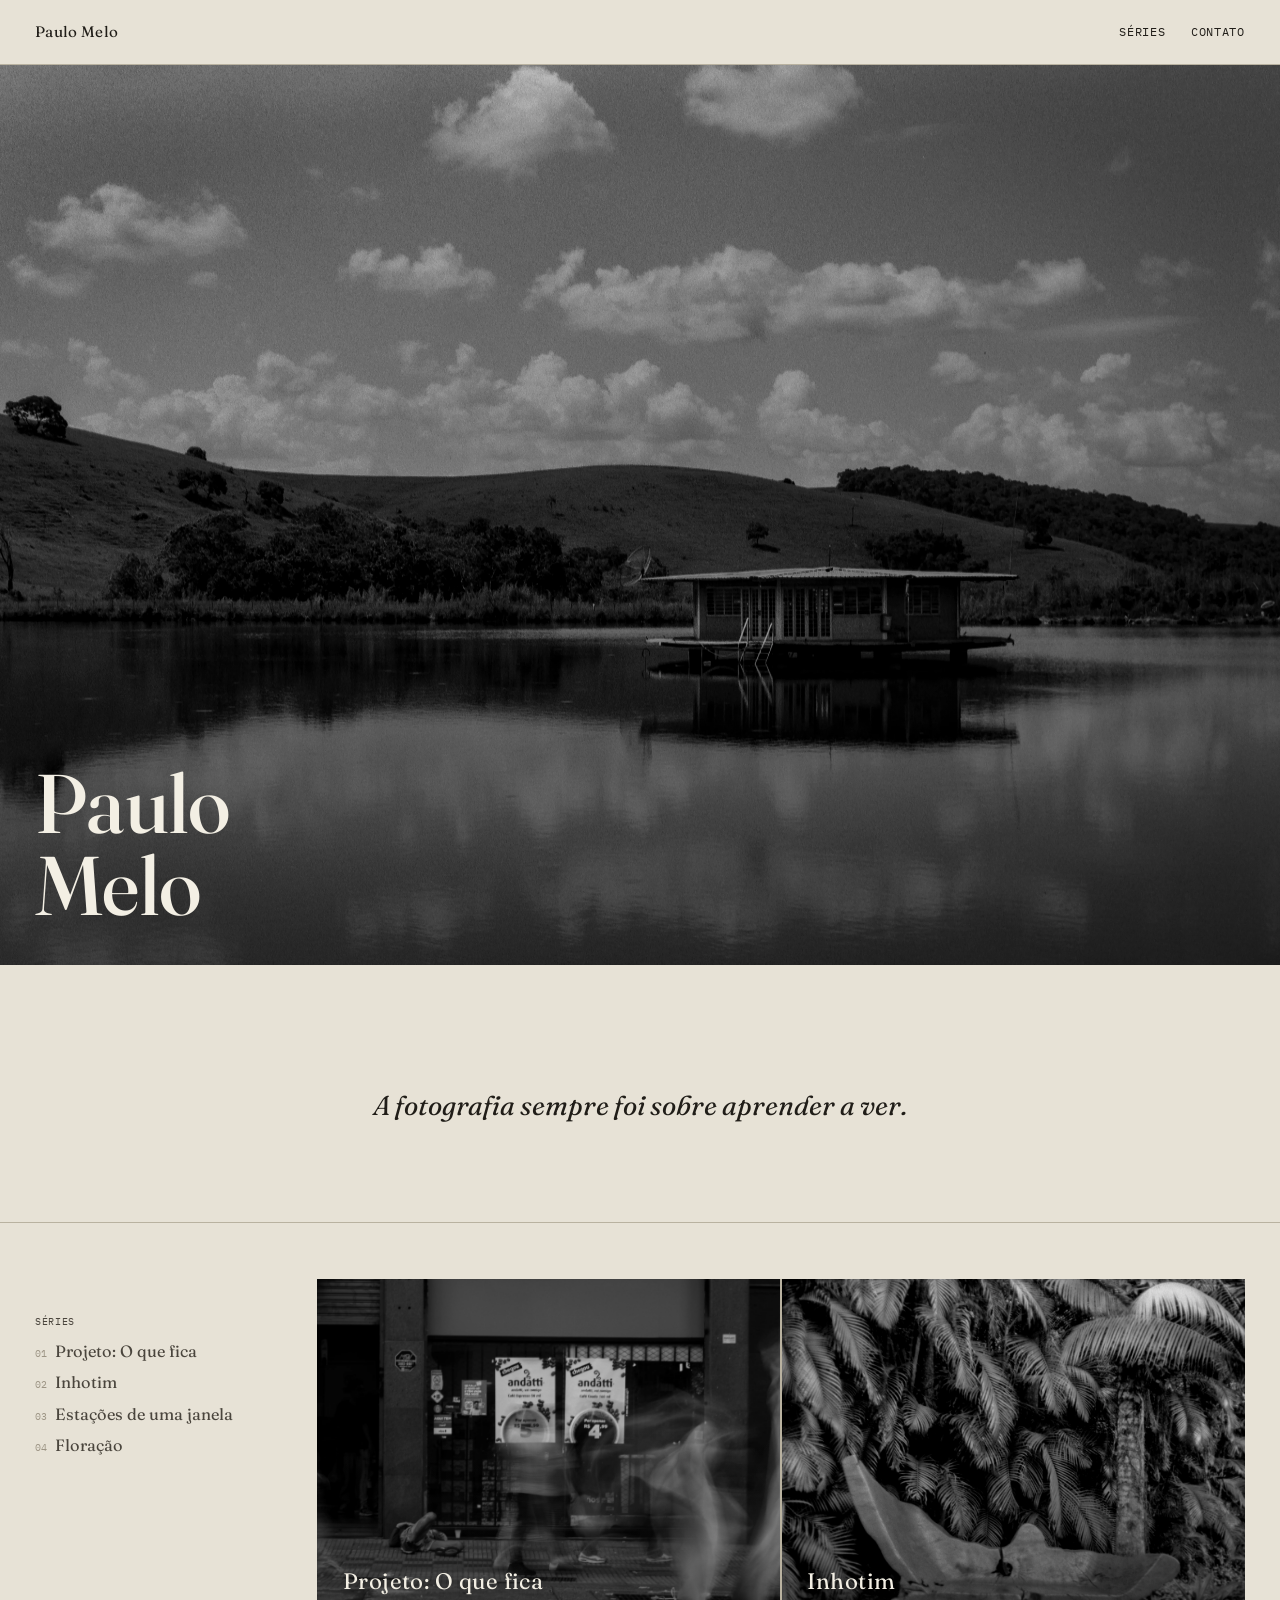
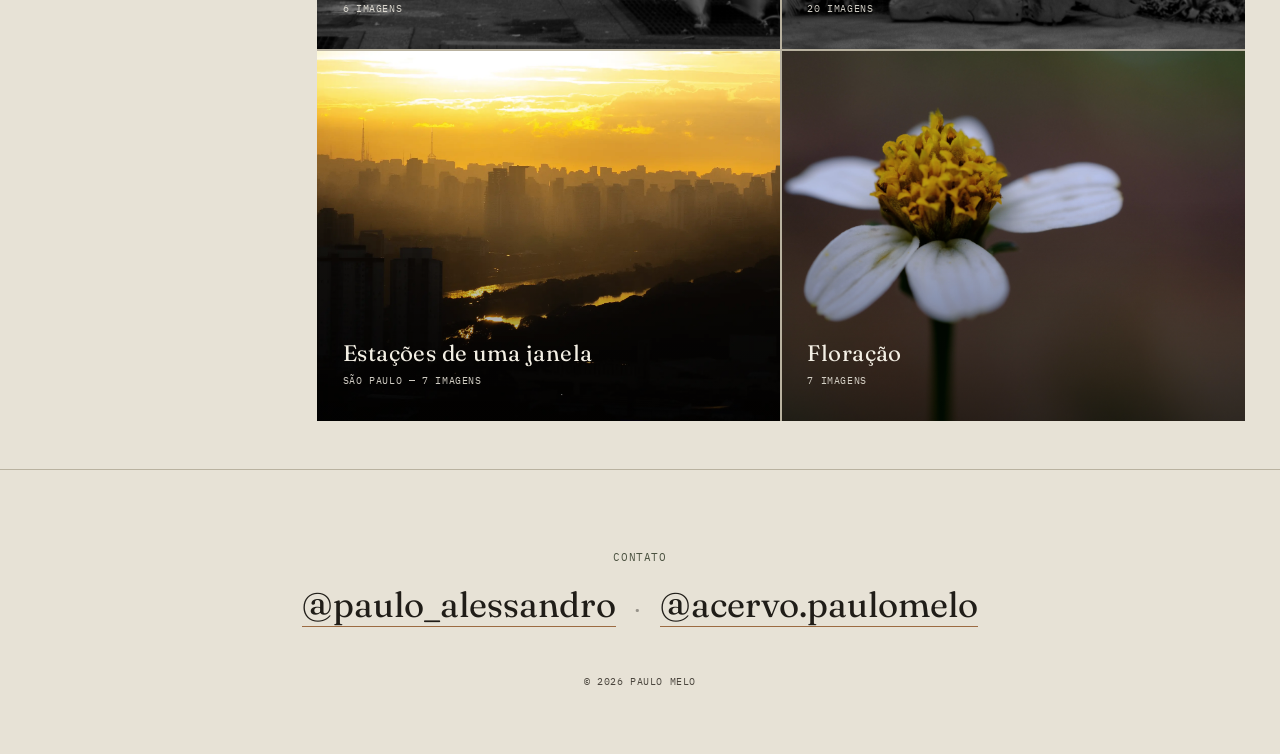
<file: index.html>
<!DOCTYPE html>
<html lang="pt-BR">
<head>
<meta charset="UTF-8">
<meta name="viewport" content="width=device-width, initial-scale=1.0">
<title>Paulo Melo — Fotografia</title>
<link rel="preconnect" href="https://fonts.googleapis.com">
<link rel="preconnect" href="https://fonts.gstatic.com" crossorigin>
<link href="https://fonts.googleapis.com/css2?family=Fraunces:ital,opsz,wght@0,9..144,300;0,9..144,500;1,9..144,400&family=Source+Serif+4:ital,opsz@0,8..60;1,8..60&family=IBM+Plex+Mono:wght@400;500&display=swap" rel="stylesheet">
<link rel="stylesheet" href="styles.css">
</head>
<body data-driven>

<!--
  PADRÃO DE IMAGEM:
  ao trocar qualquer placeholder do picsum.photos por uma foto sua,
  use um <img> direto apontando pro arquivo .webp exportado — só é
  necessário o arquivo .webp, não precisa mais gerar um .jpg junto.

  <img src="mudanca-01_janela-sobre-o-vale.webp" alt="Janela sobre o vale">
-->

<nav>
  <div class="nav-inner">
    <a class="brand" href="index.html">Paulo Melo</a>
    <ul class="mono">
      <li><a href="#series">Séries</a></li>
      <li><a href="#contato">Contato</a></li>
    </ul>
  </div>
</nav>

<!-- HERO: foto ESTÁTICA, uma pro computador (content/hero-desktop.json, pasta images/uploads/hero-desktop/) e outra pro celular (content/hero.json, pasta images/uploads/hero-mobile/) — decidido e montado por loadHero() (data.js). Só um dos dois blocos abaixo fica visível por vez (ver media query em styles.css). -->
<div class="hero-desktop" id="heroDesktop">
  <img id="heroDesktopImg" alt="">
  <div class="hero-desktop-scrim">
    <p class="hero-desktop-title display">Paulo<br>Melo</p>
  </div>
</div>
<div class="hero-single" id="heroSingle">
  <img id="heroSingleImg" alt="">
  <div class="hero-single-scrim">
    <p class="hero-single-title display">Paulo<br>Melo</p>
  </div>
</div>

<!-- FRONTISPÍCIO -->
<section class="statement">
  <p>A fotografia sempre foi sobre aprender a ver.</p>
</section>

<!-- ÍNDICE DE SÉRIES: cada capa leva pra uma página própria (serie-x.html) -->
<section class="series-index" id="series">
  <div class="series-index-layout">
    <aside class="series-menu series-menu--home">
      <span class="group-label mono">Séries</span>
      <ul>
        <li><a href="serie-o-que-fica.html"><span class="n">01</span> Projeto: O que fica</a></li>
        <li><a href="serie-inhotim.html"><span class="n">02</span> Inhotim</a></li>
        <li><a href="serie-estacoes-de-uma-janela.html"><span class="n">03</span> Estações de uma janela</a></li>
        <li><a href="serie-floracao.html"><span class="n">04</span> Floração</a></li>
      </ul>
    </aside>
    <div class="series-index-grid">
      <!-- preenchido dinamicamente por renderHomeSeries() (data.js) a partir de content/series-index.json — sem placeholder aqui pra não piscar imagem errada antes do JS carregar -->
    </div>
  </div>
</section>

<!-- CONTATO -->
<footer id="contato">
  <span class="kicker mono">Contato</span>
  <p class="contact-line">
    <a class="email" href="https://instagram.com/paulo_alessandro" target="_blank" rel="noopener">@paulo_alessandro</a>
    <span class="sep mono">·</span>
    <a class="email" href="https://instagram.com/acervo.paulomelo" target="_blank" rel="noopener">@acervo.paulomelo</a>
  </p>
  <p class="copyright mono">© 2026 Paulo Melo</p>
</footer>

<script src="script.js"></script>
<script src="data.js"></script>
<script>
  loadHero();
  renderHomeSeries();
</script>
</body>
</html>
</file>
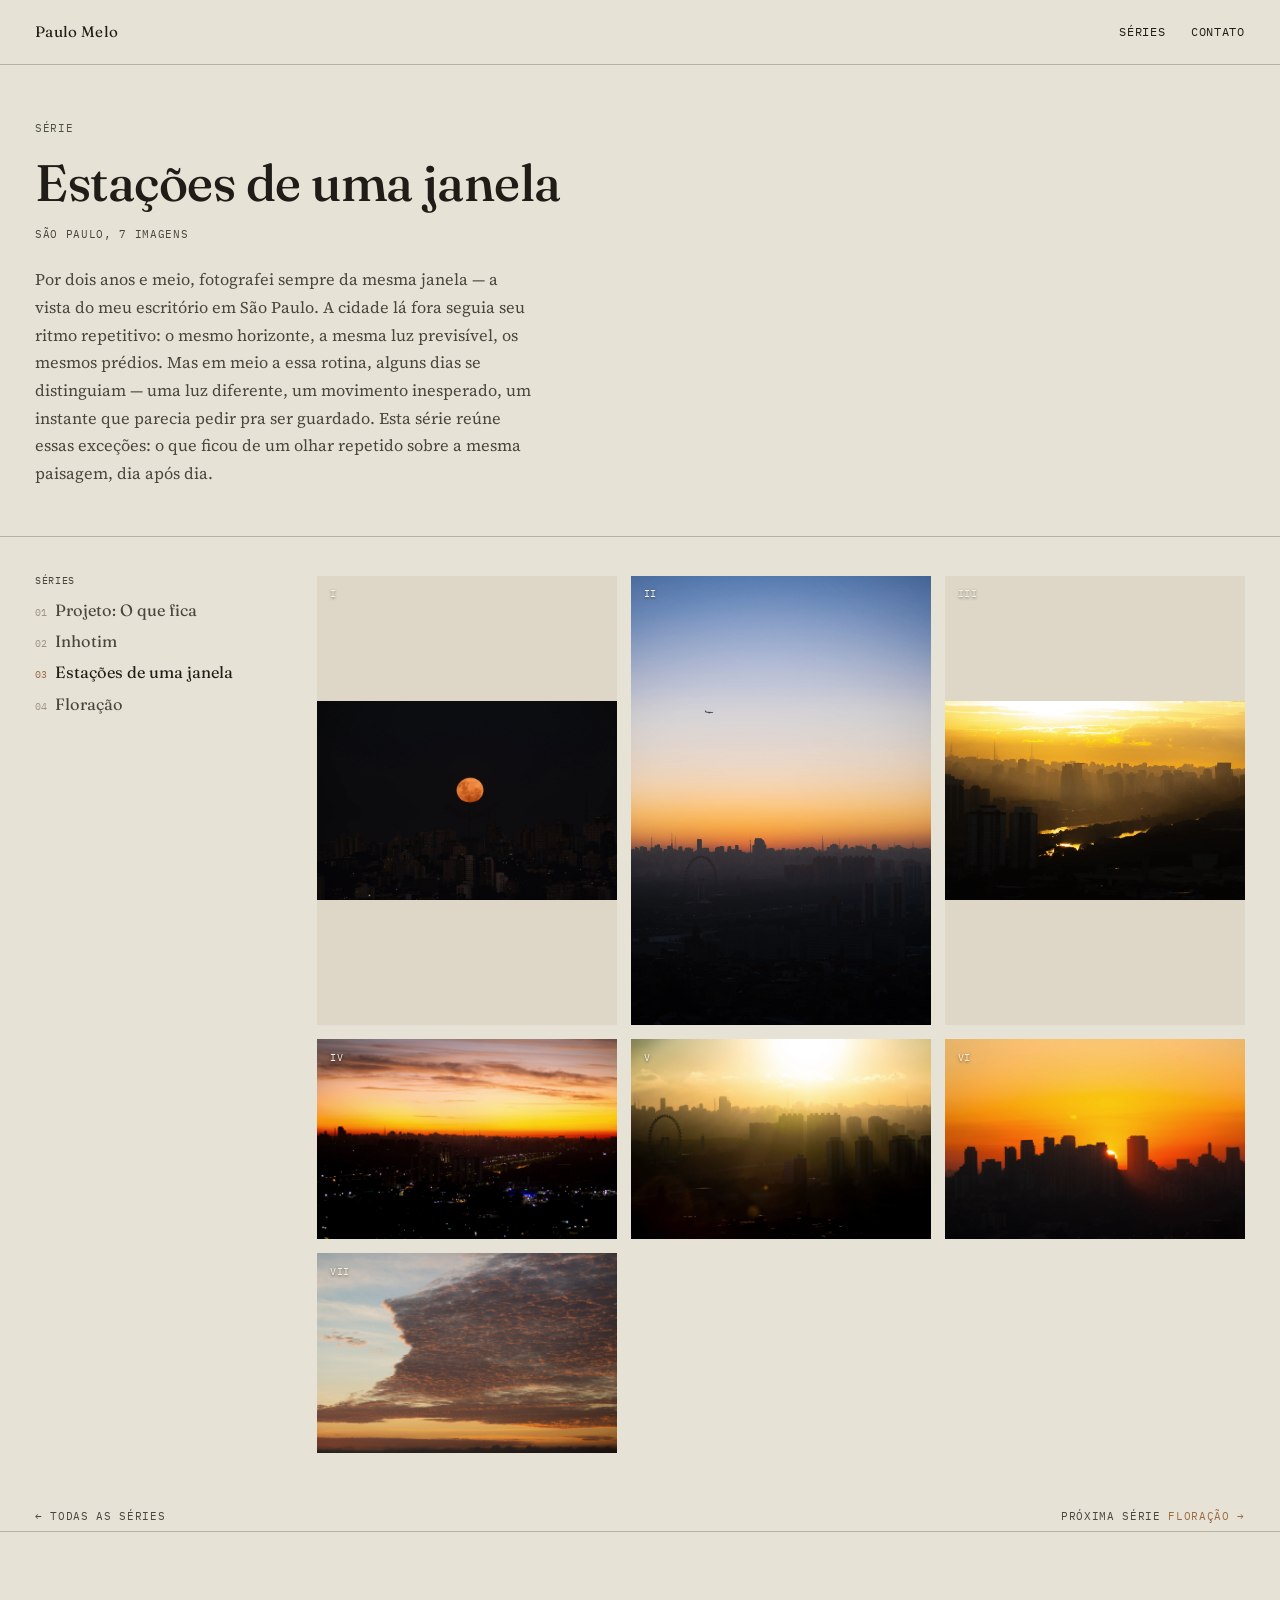
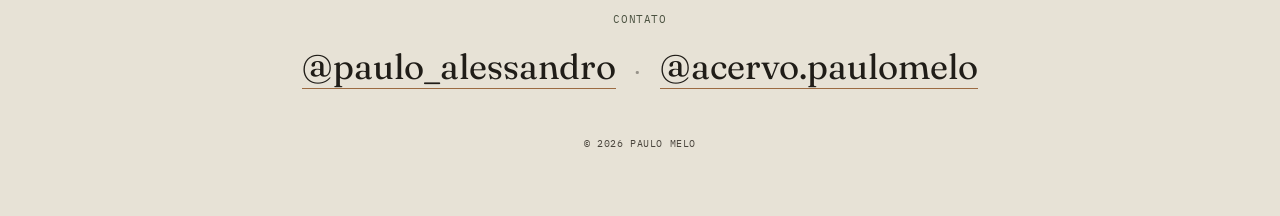
<file: serie-estacoes-de-uma-janela.html>
<!DOCTYPE html>
<html lang="pt-BR">
<head>
<meta charset="UTF-8">
<meta name="viewport" content="width=device-width, initial-scale=1.0">
<title>Estações de uma janela — Paulo Melo</title>
<link rel="preconnect" href="https://fonts.googleapis.com">
<link rel="preconnect" href="https://fonts.gstatic.com" crossorigin>
<link href="https://fonts.googleapis.com/css2?family=Fraunces:ital,opsz,wght@0,9..144,300;0,9..144,500;1,9..144,400&family=Source+Serif+4:ital,opsz@0,8..60;1,8..60&family=IBM+Plex+Mono:wght@400;500&display=swap" rel="stylesheet">
<link rel="stylesheet" href="styles.css">
</head>
<body data-driven>

<!--
  PADRÃO DE IMAGEM:
  ao trocar qualquer placeholder do picsum.photos por uma foto sua,
  use um <img> direto apontando pro arquivo .webp exportado — só é
  necessário o arquivo .webp, não precisa mais gerar um .jpg junto.

  <img src="mudanca-01_janela-sobre-o-vale.webp" alt="Janela sobre o vale">
-->

<nav>
  <div class="nav-inner">
    <a class="brand" href="index.html">Paulo Melo</a>
    <ul class="mono">
      <li><a href="index.html#series">Séries</a></li>
      <li><a href="index.html#contato">Contato</a></li>
    </ul>
  </div>
</nav>

<!-- Cabeçalho da série: largura cheia, acima da quebra -->
<section class="series-header">
  <span class="kicker mono">Série</span>
  <h1 class="display">Estações de uma janela</h1>
  <p class="meta mono">São Paulo, 2023–2026 — 7 imagens</p>
  <p class="intro">Por dois anos e meio, fotografei sempre da mesma janela — a vista do meu escritório em São Paulo. A cidade lá fora seguia seu ritmo repetitivo: o mesmo horizonte, a mesma luz previsível, os mesmos prédios. Mas em meio a essa rotina, alguns dias se distinguiam — uma luz diferente, um movimento inesperado, um instante que parecia pedir pra ser guardado. Esta série reúne essas exceções: o que ficou de um olhar repetido sobre a mesma paisagem, dia após dia.</p>
</section>

<!-- Segunda quebra: menu de séries ao lado da grade de fotos -->
<div class="series-layout">

  <aside class="series-menu">
    <span class="group-label mono">Séries</span>
    <ul>
      <li><a href="serie-o-que-fica.html"><span class="n">01</span> Projeto: O que fica</a></li>
      <li><a href="serie-inhotim.html"><span class="n">02</span> Inhotim</a></li>
      <li><a class="current" href="serie-estacoes-de-uma-janela.html"><span class="n">03</span> Estações de uma janela</a></li>
      <li><a href="serie-floracao.html"><span class="n">04</span> Floração</a></li>
      <!-- nova série? adicione o link aqui também -->
    </ul>
  </aside>

  <div class="plates-grid" id="platesGrid">
    <!-- preenchido dinamicamente por renderSeriePage() (data.js) — sem placeholder aqui pra não piscar imagem errada antes do JS carregar -->
  </div>

</div>

<!-- Visualizador em tela cheia: abre ao clicar numa foto da grade, rola de lado entre as fotos -->
<div class="lightbox" id="lightbox">
  <button class="lightbox-close" id="lightboxClose" aria-label="Fechar">×</button>
  <button class="lightbox-arrow prev" id="lightboxPrev" aria-label="Imagem anterior">‹</button>
  <button class="lightbox-arrow next" id="lightboxNext" aria-label="Próxima imagem">›</button>
  <div class="lightbox-track">
    <!-- preenchido dinamicamente por renderSeriePage() (data.js) -->
  </div>
  <span class="lightbox-count mono"></span>
</div>

<div class="series-pager mono">
  <a class="to-index" href="index.html#series">← Todas as séries</a>
  <a href="serie-floracao.html"><span class="next-label">Próxima série </span><span class="next-name">Floração →</span></a>
</div>

<footer id="contato">
  <span class="kicker mono">Contato</span>
  <p class="contact-line">
    <a class="email" href="https://instagram.com/paulo_alessandro" target="_blank" rel="noopener">@paulo_alessandro</a>
    <span class="sep mono">·</span>
    <a class="email" href="https://instagram.com/acervo.paulomelo" target="_blank" rel="noopener">@acervo.paulomelo</a>
  </p>
  <p class="copyright mono">© 2026 Paulo Melo</p>
</footer>

<script src="script.js"></script>
<script src="data.js"></script>
<script>
  renderSeriePage('estacoes-de-uma-janela');
</script>
</body>
</html>
</file>
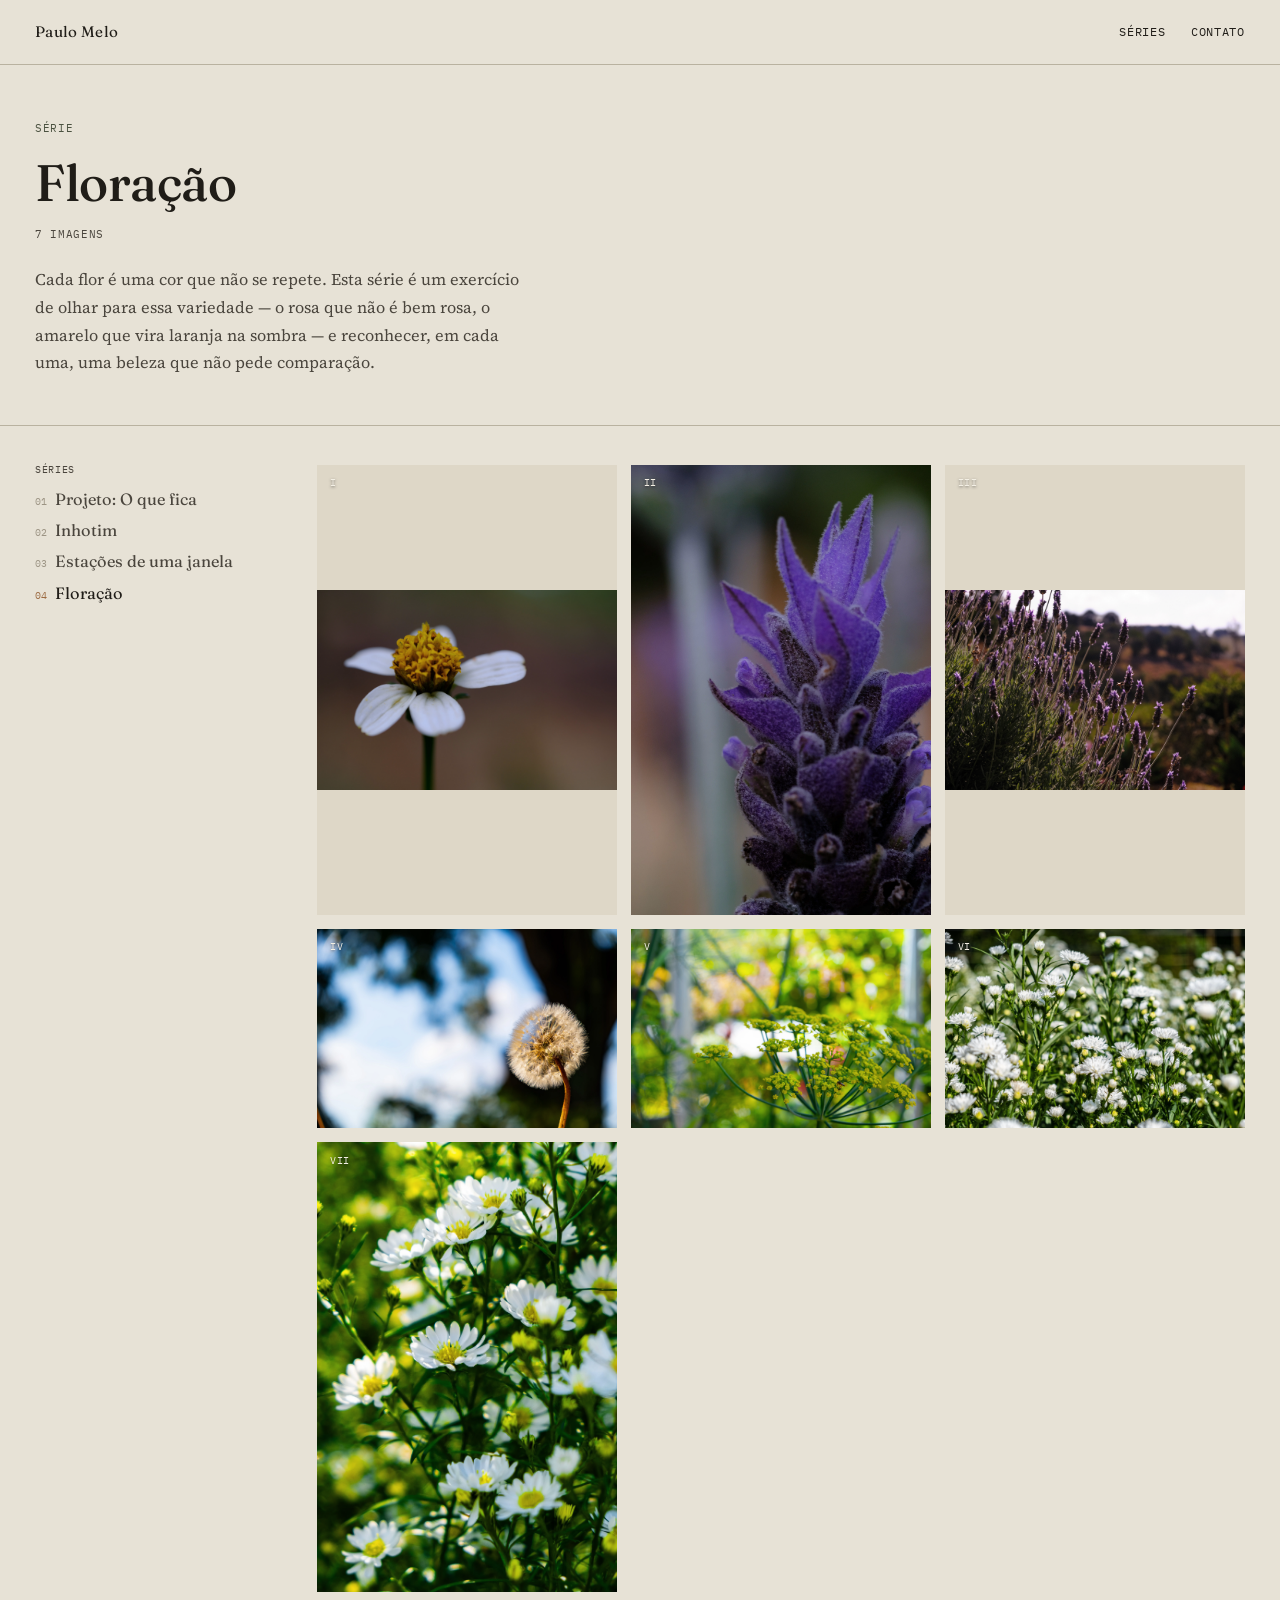
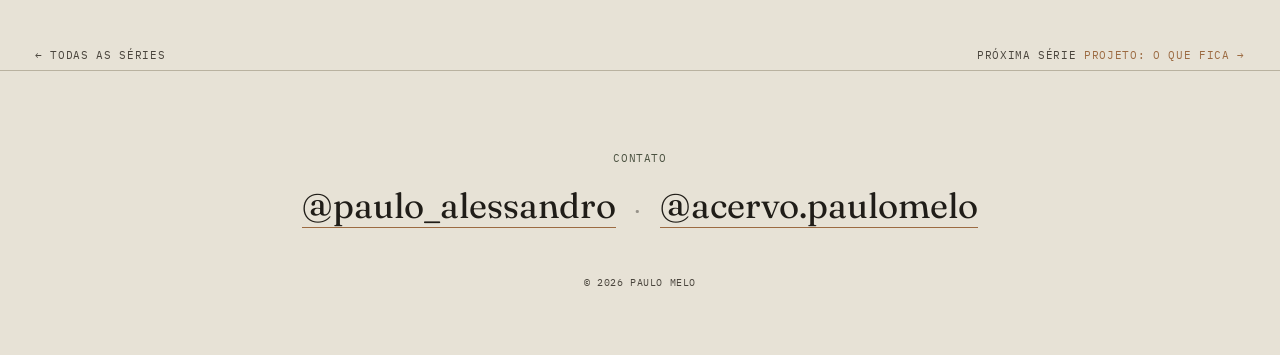
<file: serie-floracao.html>
<!DOCTYPE html>
<html lang="pt-BR">
<head>
<meta charset="UTF-8">
<meta name="viewport" content="width=device-width, initial-scale=1.0">
<title>Floração — Paulo Melo</title>
<link rel="preconnect" href="https://fonts.googleapis.com">
<link rel="preconnect" href="https://fonts.gstatic.com" crossorigin>
<link href="https://fonts.googleapis.com/css2?family=Fraunces:ital,opsz,wght@0,9..144,300;0,9..144,500;1,9..144,400&family=Source+Serif+4:ital,opsz@0,8..60;1,8..60&family=IBM+Plex+Mono:wght@400;500&display=swap" rel="stylesheet">
<link rel="stylesheet" href="styles.css">
</head>
<body data-driven>

<!--
  PADRÃO DE IMAGEM:
  ao trocar qualquer placeholder do picsum.photos por uma foto sua,
  use um <img> direto apontando pro arquivo .webp exportado — só é
  necessário o arquivo .webp, não precisa mais gerar um .jpg junto.

  <img src="mudanca-01_janela-sobre-o-vale.webp" alt="Janela sobre o vale">
-->

<nav>
  <div class="nav-inner">
    <a class="brand" href="index.html">Paulo Melo</a>
    <ul class="mono">
      <li><a href="index.html#series">Séries</a></li>
      <li><a href="index.html#contato">Contato</a></li>
    </ul>
  </div>
</nav>

<!-- Cabeçalho da série: largura cheia, acima da quebra -->
<section class="series-header">
  <span class="kicker mono">Série</span>
  <h1 class="display">Floração</h1>
  <p class="meta mono">2025–2026 — 7 imagens</p>
  <p class="intro">Cada flor é uma cor que não se repete. Esta série é um exercício de olhar para essa variedade — o rosa que não é bem rosa, o amarelo que vira laranja na sombra — e reconhecer, em cada uma, uma beleza que não pede comparação.</p>
</section>

<!-- Segunda quebra: menu de séries ao lado da grade de fotos -->
<div class="series-layout">

  <aside class="series-menu">
    <span class="group-label mono">Séries</span>
    <ul>
      <li><a href="serie-o-que-fica.html"><span class="n">01</span> Projeto: O que fica</a></li>
      <li><a href="serie-inhotim.html"><span class="n">02</span> Inhotim</a></li>
      <li><a href="serie-estacoes-de-uma-janela.html"><span class="n">03</span> Estações de uma janela</a></li>
      <li><a class="current" href="serie-floracao.html"><span class="n">04</span> Floração</a></li>
      <!-- nova série? adicione o link aqui também -->
    </ul>
  </aside>

  <div class="plates-grid" id="platesGrid">
    <!-- preenchido dinamicamente por renderSeriePage() (data.js) — sem placeholder aqui pra não piscar imagem errada antes do JS carregar -->
  </div>

</div>

<!-- Visualizador em tela cheia: abre ao clicar numa foto da grade, rola de lado entre as fotos -->
<div class="lightbox" id="lightbox">
  <button class="lightbox-close" id="lightboxClose" aria-label="Fechar">×</button>
  <button class="lightbox-arrow prev" id="lightboxPrev" aria-label="Imagem anterior">‹</button>
  <button class="lightbox-arrow next" id="lightboxNext" aria-label="Próxima imagem">›</button>
  <div class="lightbox-track">
    <!-- preenchido dinamicamente por renderSeriePage() (data.js) -->
  </div>
  <span class="lightbox-count mono"></span>
</div>

<div class="series-pager mono">
  <a class="to-index" href="index.html#series">← Todas as séries</a>
  <a href="serie-o-que-fica.html"><span class="next-label">Próxima série </span><span class="next-name">Projeto: O que fica →</span></a>
</div>

<footer id="contato">
  <span class="kicker mono">Contato</span>
  <p class="contact-line">
    <a class="email" href="https://instagram.com/paulo_alessandro" target="_blank" rel="noopener">@paulo_alessandro</a>
    <span class="sep mono">·</span>
    <a class="email" href="https://instagram.com/acervo.paulomelo" target="_blank" rel="noopener">@acervo.paulomelo</a>
  </p>
  <p class="copyright mono">© 2026 Paulo Melo</p>
</footer>

<script src="script.js"></script>
<script src="data.js"></script>
<script>
  renderSeriePage('floracao');
</script>
</body>
</html>
</file>
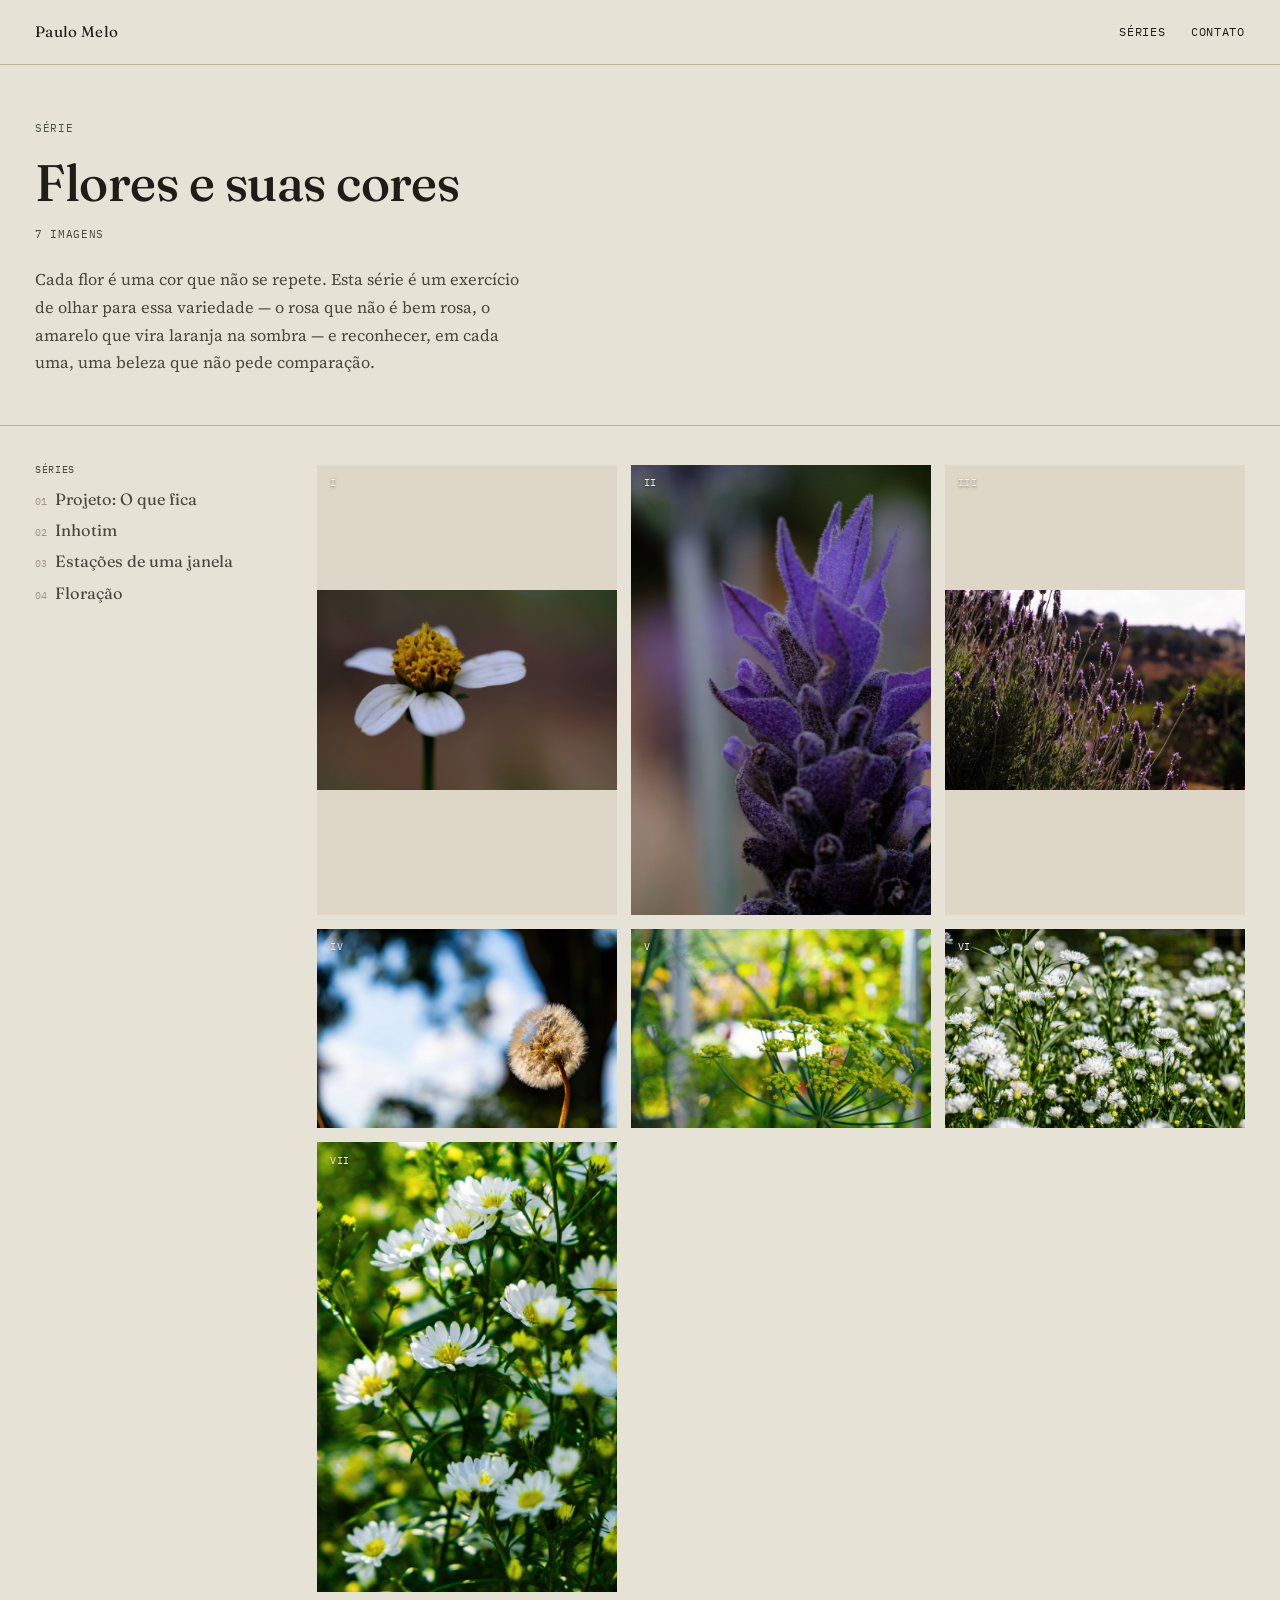
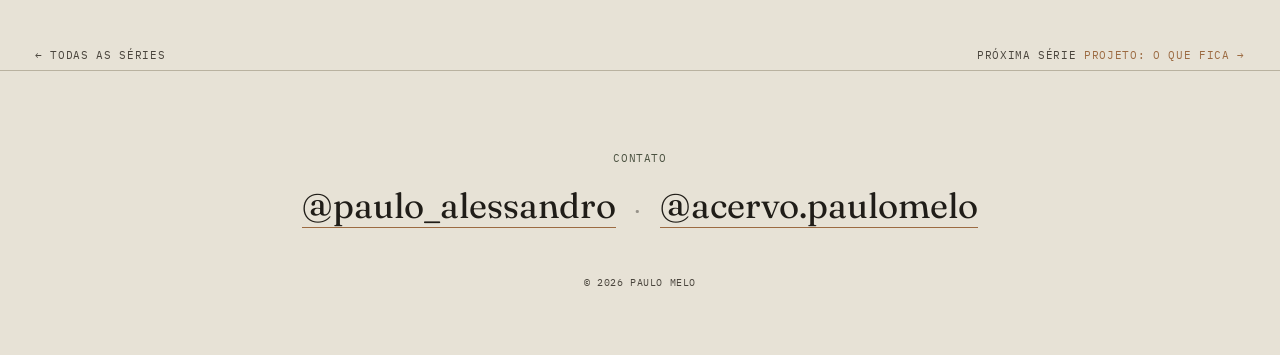
<file: serie-flores-e-suas-cores.html>
<!DOCTYPE html>
<html lang="pt-BR">
<head>
<meta charset="UTF-8">
<meta name="viewport" content="width=device-width, initial-scale=1.0">
<title>Flores e suas cores — Paulo Melo</title>
<link rel="preconnect" href="https://fonts.googleapis.com">
<link rel="preconnect" href="https://fonts.gstatic.com" crossorigin>
<link href="https://fonts.googleapis.com/css2?family=Fraunces:ital,opsz,wght@0,9..144,300;0,9..144,500;1,9..144,400&family=Source+Serif+4:ital,opsz@0,8..60;1,8..60&family=IBM+Plex+Mono:wght@400;500&display=swap" rel="stylesheet">
<link rel="stylesheet" href="styles.css">
</head>
<body data-driven>

<!--
  PADRÃO DE IMAGEM:
  ao trocar qualquer placeholder do picsum.photos por uma foto sua,
  use um <img> direto apontando pro arquivo .webp exportado — só é
  necessário o arquivo .webp, não precisa mais gerar um .jpg junto.

  <img src="mudanca-01_janela-sobre-o-vale.webp" alt="Janela sobre o vale">
-->

<nav>
  <div class="nav-inner">
    <a class="brand" href="index.html">Paulo Melo</a>
    <ul class="mono">
      <li><a href="index.html#series">Séries</a></li>
      <li><a href="index.html#contato">Contato</a></li>
    </ul>
  </div>
</nav>

<!-- Cabeçalho da série: largura cheia, acima da quebra -->
<section class="series-header">
  <span class="kicker mono">Série</span>
  <h1 class="display">Flores e suas cores</h1>
  <p class="meta mono">2025–2026 — 7 imagens</p>
  <p class="intro">Cada flor é uma cor que não se repete. Esta série é um exercício de olhar para essa variedade — o rosa que não é bem rosa, o amarelo que vira laranja na sombra — e reconhecer, em cada uma, uma beleza que não pede comparação.</p>
</section>

<!-- Segunda quebra: menu de séries ao lado da grade de fotos -->
<div class="series-layout">

  <aside class="series-menu">
    <span class="group-label mono">Séries</span>
    <ul>
      <li><a href="serie-janela-do-meu-escritorio.html"><span class="n">01</span> Janela do meu escritório</a></li>
      <li><a class="current" href="serie-flores-e-suas-cores.html"><span class="n">02</span> Flores e suas cores</a></li>
      <li><a href="serie-o-que-fica.html"><span class="n">03</span> Projeto: O que fica</a></li>
      <li><a href="serie-inhotim.html"><span class="n">04</span> Inhotim</a></li>
      <!-- nova série? adicione o link aqui também -->
    </ul>
  </aside>

  <div class="plates-grid" id="platesGrid">
    <!-- preenchido dinamicamente por renderSeriePage() (data.js) — sem placeholder aqui pra não piscar imagem errada antes do JS carregar -->
  </div>

</div>

<!-- Visualizador em tela cheia: abre ao clicar numa foto da grade, rola de lado entre as fotos -->
<div class="lightbox" id="lightbox">
  <button class="lightbox-close" id="lightboxClose" aria-label="Fechar">×</button>
  <button class="lightbox-arrow prev" id="lightboxPrev" aria-label="Imagem anterior">‹</button>
  <button class="lightbox-arrow next" id="lightboxNext" aria-label="Próxima imagem">›</button>
  <div class="lightbox-track">
    <!-- preenchido dinamicamente por renderSeriePage() (data.js) -->
  </div>
  <span class="lightbox-count mono"></span>
</div>

<div class="series-pager mono">
  <a class="to-index" href="index.html#series">← Todas as séries</a>
  <a href="serie-o-que-fica.html"><span class="next-label">Próxima série </span><span class="next-name">Projeto: O que fica →</span></a>
</div>

<footer id="contato">
  <span class="kicker mono">Contato</span>
  <p class="contact-line">
    <a class="email" href="https://instagram.com/paulo_alessandro" target="_blank" rel="noopener">@paulo_alessandro</a>
    <span class="sep mono">·</span>
    <a class="email" href="https://instagram.com/acervo.paulomelo" target="_blank" rel="noopener">@acervo.paulomelo</a>
  </p>
  <p class="copyright mono">© 2026 Paulo Melo</p>
</footer>

<script src="script.js"></script>
<script src="data.js"></script>
<script>
  renderSeriePage('flores-e-suas-cores');
</script>
</body>
</html>
</file>
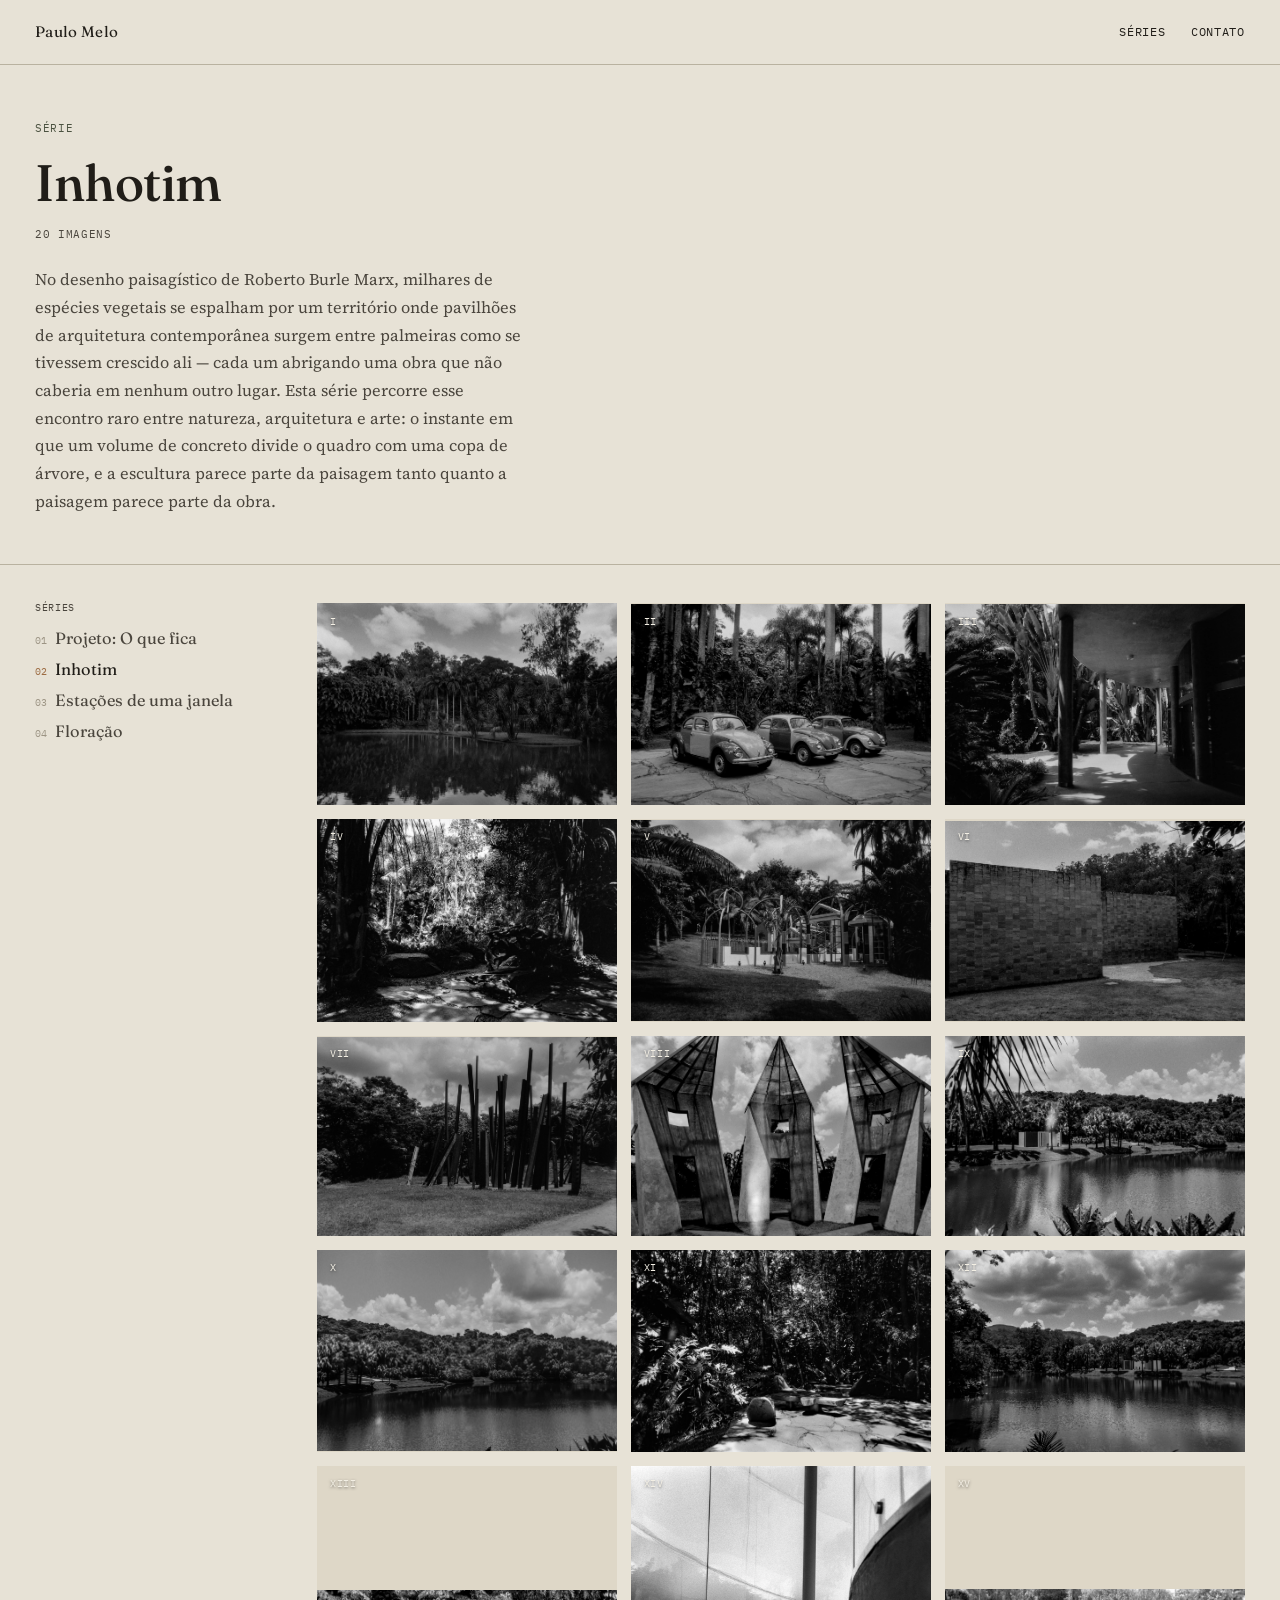
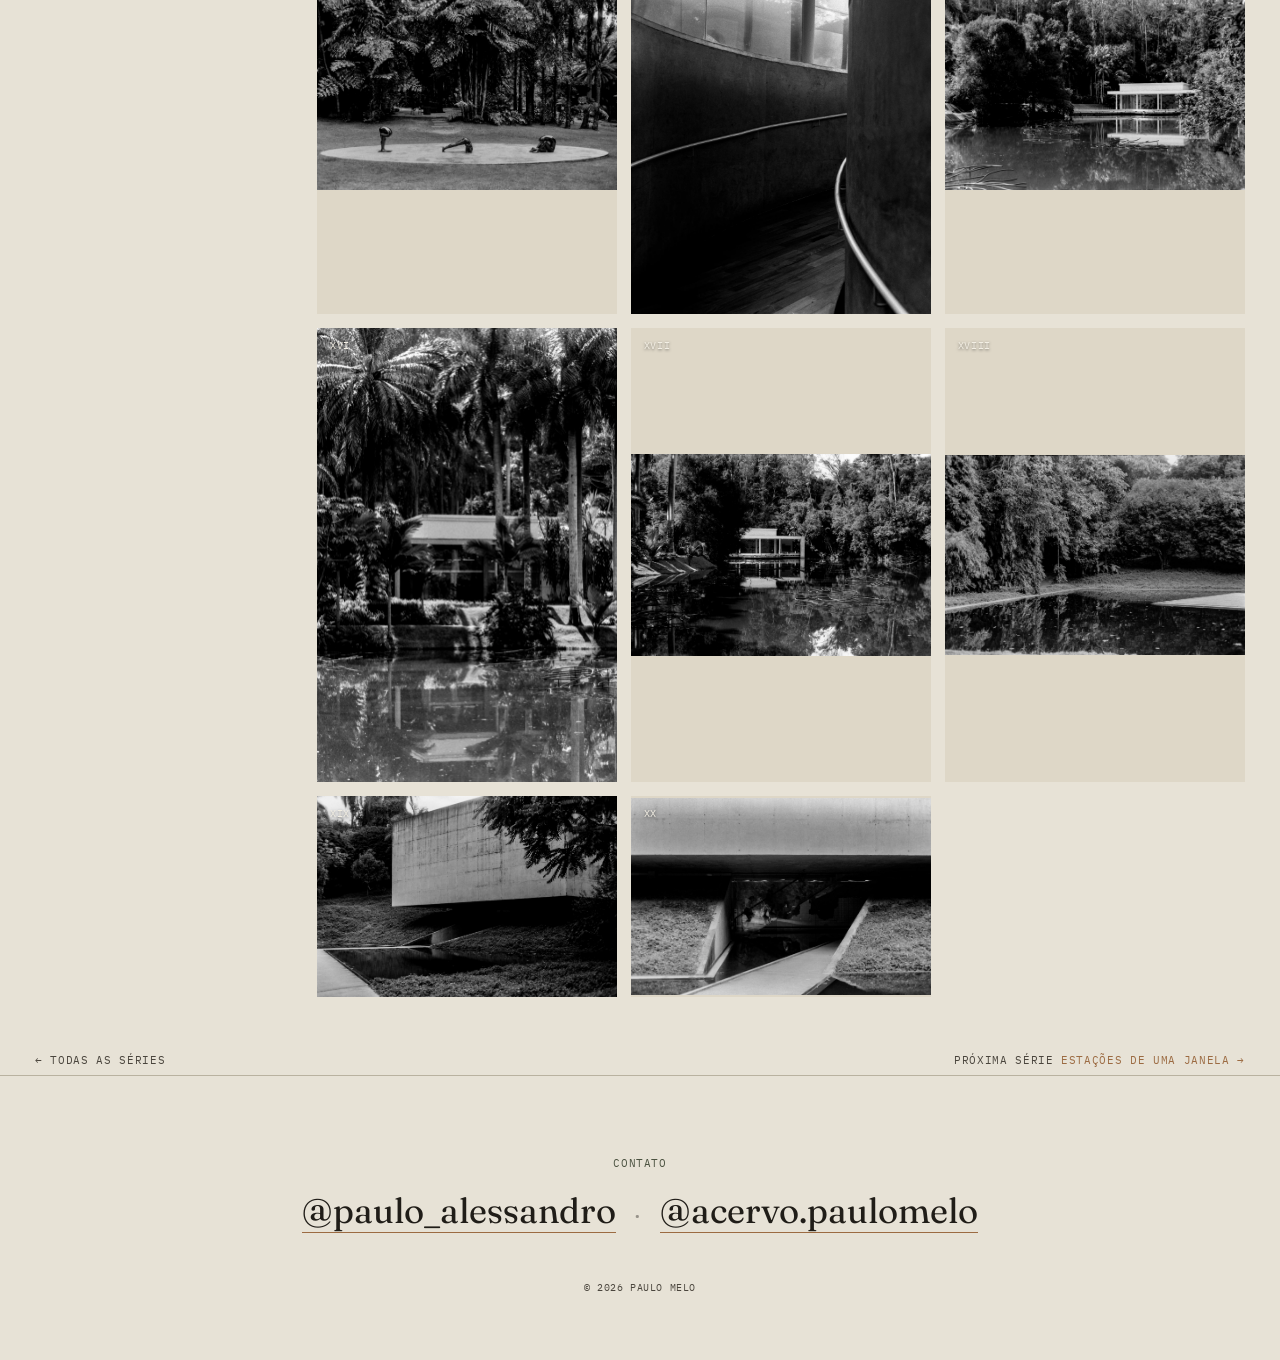
<file: serie-inhotim.html>
<!DOCTYPE html>
<html lang="pt-BR">
<head>
<meta charset="UTF-8">
<meta name="viewport" content="width=device-width, initial-scale=1.0">
<title>Inhotim — Paulo Melo</title>
<link rel="preconnect" href="https://fonts.googleapis.com">
<link rel="preconnect" href="https://fonts.gstatic.com" crossorigin>
<link href="https://fonts.googleapis.com/css2?family=Fraunces:ital,opsz,wght@0,9..144,300;0,9..144,500;1,9..144,400&family=Source+Serif+4:ital,opsz@0,8..60;1,8..60&family=IBM+Plex+Mono:wght@400;500&display=swap" rel="stylesheet">
<link rel="stylesheet" href="styles.css">
</head>
<body data-driven>

<!--
  PADRÃO DE IMAGEM:
  ao trocar qualquer placeholder do picsum.photos por uma foto sua,
  use um <img> direto apontando pro arquivo .webp exportado — só é
  necessário o arquivo .webp, não precisa mais gerar um .jpg junto.

  <img src="mudanca-01_janela-sobre-o-vale.webp" alt="Janela sobre o vale">
-->

<nav>
  <div class="nav-inner">
    <a class="brand" href="index.html">Paulo Melo</a>
    <ul class="mono">
      <li><a href="index.html#series">Séries</a></li>
      <li><a href="index.html#contato">Contato</a></li>
    </ul>
  </div>
</nav>

<!-- Cabeçalho da série: largura cheia, acima da quebra -->
<section class="series-header">
  <span class="kicker mono">Série</span>
  <h1 class="display">Inhotim</h1>
  <p class="meta mono">20 imagens</p>
  <p class="intro">Substitua por um texto curto sobre esta série: o fio condutor entre as imagens, o que você estava buscando.</p>
</section>

<!-- Segunda quebra: menu de séries ao lado da grade de fotos -->
<div class="series-layout">

  <aside class="series-menu">
    <span class="group-label mono">Séries</span>
    <ul>
      <li><a href="serie-o-que-fica.html"><span class="n">01</span> Projeto: O que fica</a></li>
      <li><a class="current" href="serie-inhotim.html"><span class="n">02</span> Inhotim</a></li>
      <li><a href="serie-estacoes-de-uma-janela.html"><span class="n">03</span> Estações de uma janela</a></li>
      <li><a href="serie-floracao.html"><span class="n">04</span> Floração</a></li>
      <!-- nova série? adicione o link aqui também -->
    </ul>
  </aside>

  <div class="plates-grid" id="platesGrid">
    <!-- preenchido dinamicamente por renderSeriePage() (data.js) — sem placeholder aqui pra não piscar imagem errada antes do JS carregar -->
  </div>

</div>

<!-- Visualizador em tela cheia: abre ao clicar numa foto da grade, rola de lado entre as fotos -->
<div class="lightbox" id="lightbox">
  <button class="lightbox-close" id="lightboxClose" aria-label="Fechar">×</button>
  <button class="lightbox-arrow prev" id="lightboxPrev" aria-label="Imagem anterior">‹</button>
  <button class="lightbox-arrow next" id="lightboxNext" aria-label="Próxima imagem">›</button>
  <div class="lightbox-track">
    <!-- preenchido dinamicamente por renderSeriePage() (data.js) -->
  </div>
  <span class="lightbox-count mono"></span>
</div>

<div class="series-pager mono">
  <a class="to-index" href="index.html#series">← Todas as séries</a>
  <a href="serie-estacoes-de-uma-janela.html"><span class="next-label">Próxima série </span><span class="next-name">Estações de uma janela →</span></a>
</div>

<footer id="contato">
  <span class="kicker mono">Contato</span>
  <p class="contact-line">
    <a class="email" href="https://instagram.com/paulo_alessandro" target="_blank" rel="noopener">@paulo_alessandro</a>
    <span class="sep mono">·</span>
    <a class="email" href="https://instagram.com/acervo.paulomelo" target="_blank" rel="noopener">@acervo.paulomelo</a>
  </p>
  <p class="copyright mono">© 2026 Paulo Melo</p>
</footer>

<script src="script.js"></script>
<script src="data.js"></script>
<script>
  renderSeriePage('inhotim');
</script>
</body>
</html>
</file>
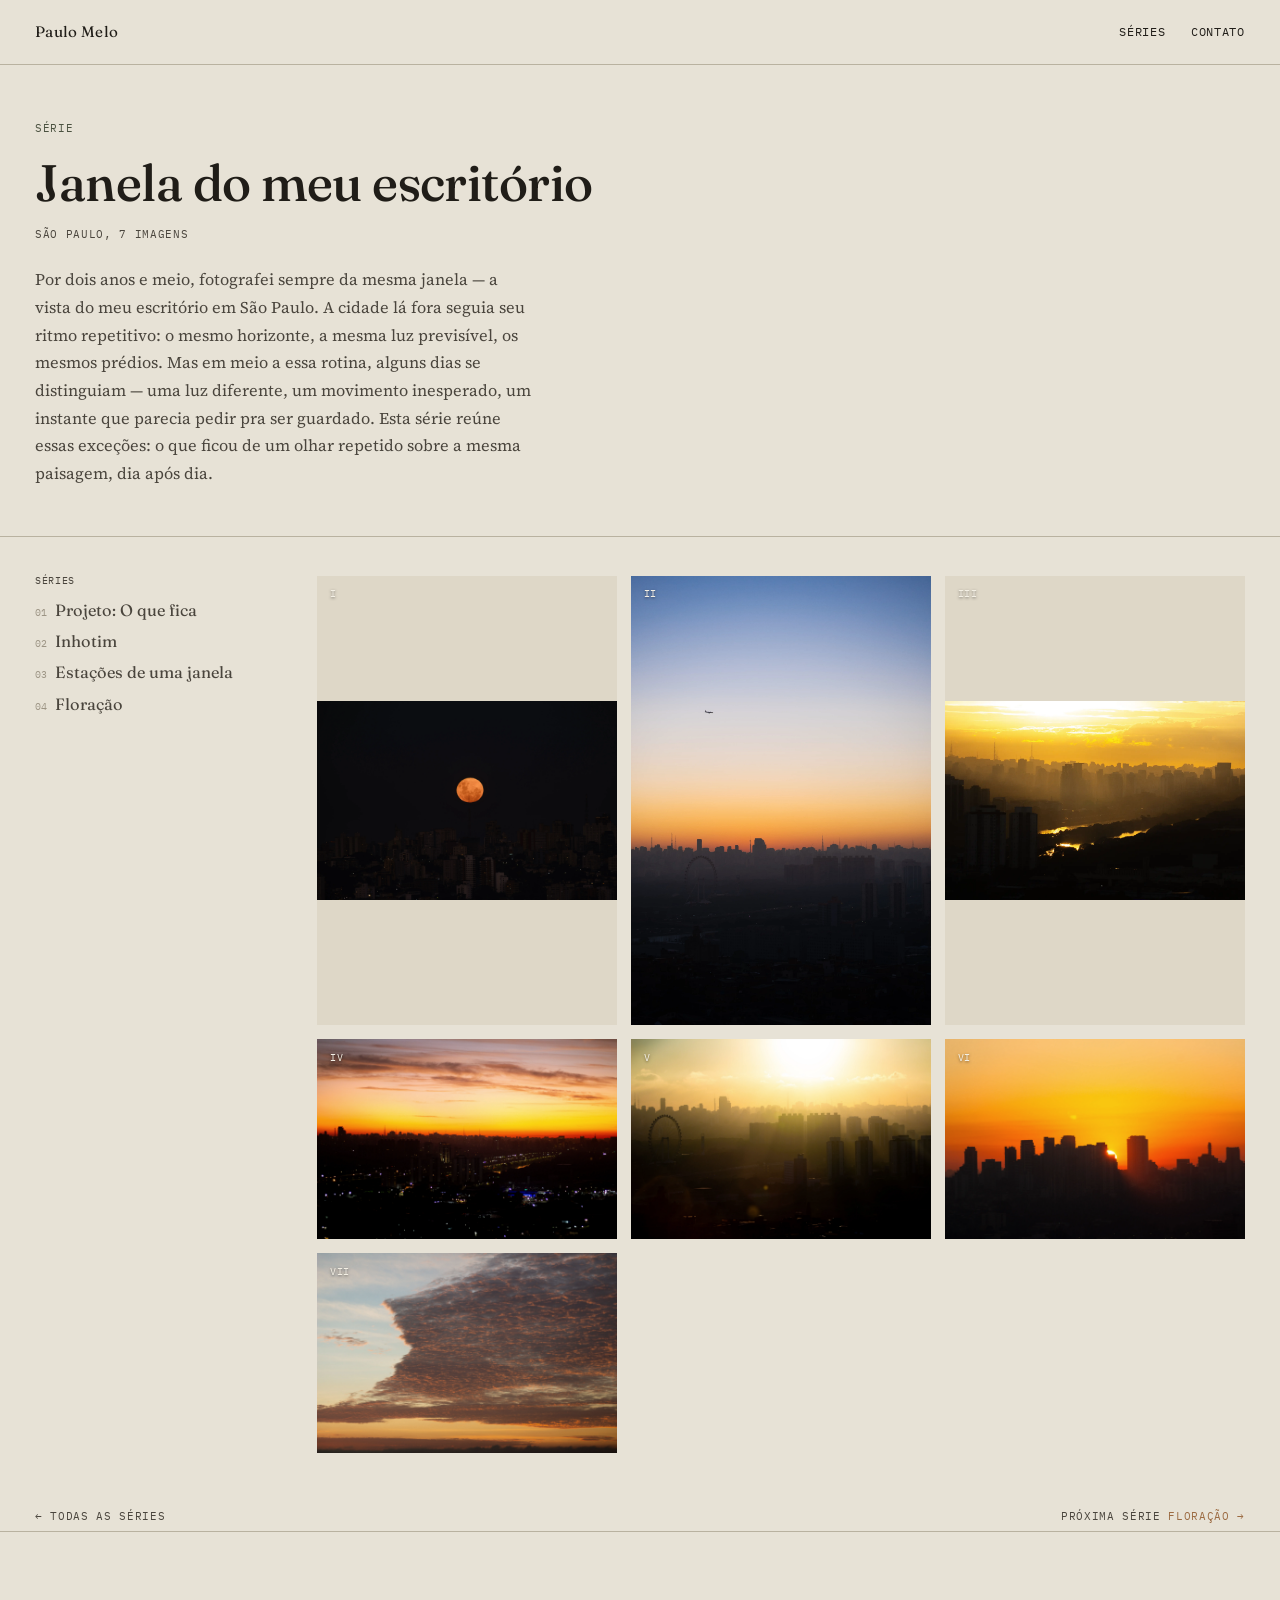
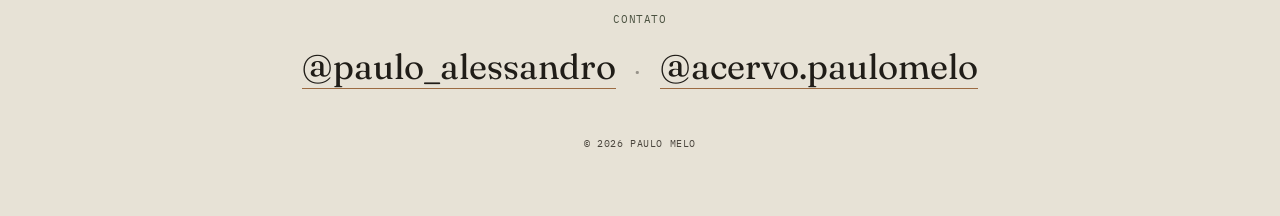
<file: serie-janela-do-meu-escritorio.html>
<!DOCTYPE html>
<html lang="pt-BR">
<head>
<meta charset="UTF-8">
<meta name="viewport" content="width=device-width, initial-scale=1.0">
<title>Janela do meu escritório — Paulo Melo</title>
<link rel="preconnect" href="https://fonts.googleapis.com">
<link rel="preconnect" href="https://fonts.gstatic.com" crossorigin>
<link href="https://fonts.googleapis.com/css2?family=Fraunces:ital,opsz,wght@0,9..144,300;0,9..144,500;1,9..144,400&family=Source+Serif+4:ital,opsz@0,8..60;1,8..60&family=IBM+Plex+Mono:wght@400;500&display=swap" rel="stylesheet">
<link rel="stylesheet" href="styles.css">
</head>
<body data-driven>

<!--
  PADRÃO DE IMAGEM:
  ao trocar qualquer placeholder do picsum.photos por uma foto sua,
  use um <img> direto apontando pro arquivo .webp exportado — só é
  necessário o arquivo .webp, não precisa mais gerar um .jpg junto.

  <img src="mudanca-01_janela-sobre-o-vale.webp" alt="Janela sobre o vale">
-->

<nav>
  <div class="nav-inner">
    <a class="brand" href="index.html">Paulo Melo</a>
    <ul class="mono">
      <li><a href="index.html#series">Séries</a></li>
      <li><a href="index.html#contato">Contato</a></li>
    </ul>
  </div>
</nav>

<!-- Cabeçalho da série: largura cheia, acima da quebra -->
<section class="series-header">
  <span class="kicker mono">Série</span>
  <h1 class="display">Janela do meu escritório</h1>
  <p class="meta mono">São Paulo, 2023–2026 — 7 imagens</p>
  <p class="intro">Por dois anos e meio, fotografei sempre da mesma janela — a vista do meu escritório em São Paulo. A cidade lá fora seguia seu ritmo repetitivo: o mesmo horizonte, a mesma luz previsível, os mesmos prédios. Mas em meio a essa rotina, alguns dias se distinguiam — uma luz diferente, um movimento inesperado, um instante que parecia pedir pra ser guardado. Esta série reúne essas exceções: o que ficou de um olhar repetido sobre a mesma paisagem, dia após dia.</p>
</section>

<!-- Segunda quebra: menu de séries ao lado da grade de fotos -->
<div class="series-layout">

  <aside class="series-menu">
    <span class="group-label mono">Séries</span>
    <ul>
      <li><a href="serie-o-que-fica.html"><span class="n">01</span> Projeto: O que fica</a></li>
      <li><a href="serie-inhotim.html"><span class="n">02</span> Inhotim</a></li>
      <li><a class="current" href="serie-janela-do-meu-escritorio.html"><span class="n">03</span> Janela do meu escritório</a></li>
      <li><a href="serie-floracao.html"><span class="n">04</span> Floração</a></li>
      <!-- nova série? adicione o link aqui também -->
    </ul>
  </aside>

  <div class="plates-grid" id="platesGrid">
    <!-- preenchido dinamicamente por renderSeriePage() (data.js) — sem placeholder aqui pra não piscar imagem errada antes do JS carregar -->
  </div>

</div>

<!-- Visualizador em tela cheia: abre ao clicar numa foto da grade, rola de lado entre as fotos -->
<div class="lightbox" id="lightbox">
  <button class="lightbox-close" id="lightboxClose" aria-label="Fechar">×</button>
  <button class="lightbox-arrow prev" id="lightboxPrev" aria-label="Imagem anterior">‹</button>
  <button class="lightbox-arrow next" id="lightboxNext" aria-label="Próxima imagem">›</button>
  <div class="lightbox-track">
    <!-- preenchido dinamicamente por renderSeriePage() (data.js) -->
  </div>
  <span class="lightbox-count mono"></span>
</div>

<div class="series-pager mono">
  <a class="to-index" href="index.html#series">← Todas as séries</a>
  <a href="serie-floracao.html"><span class="next-label">Próxima série </span><span class="next-name">Floração →</span></a>
</div>

<footer id="contato">
  <span class="kicker mono">Contato</span>
  <p class="contact-line">
    <a class="email" href="https://instagram.com/paulo_alessandro" target="_blank" rel="noopener">@paulo_alessandro</a>
    <span class="sep mono">·</span>
    <a class="email" href="https://instagram.com/acervo.paulomelo" target="_blank" rel="noopener">@acervo.paulomelo</a>
  </p>
  <p class="copyright mono">© 2026 Paulo Melo</p>
</footer>

<script src="script.js"></script>
<script src="data.js"></script>
<script>
  renderSeriePage('janela-do-meu-escritorio');
</script>
</body>
</html>
</file>
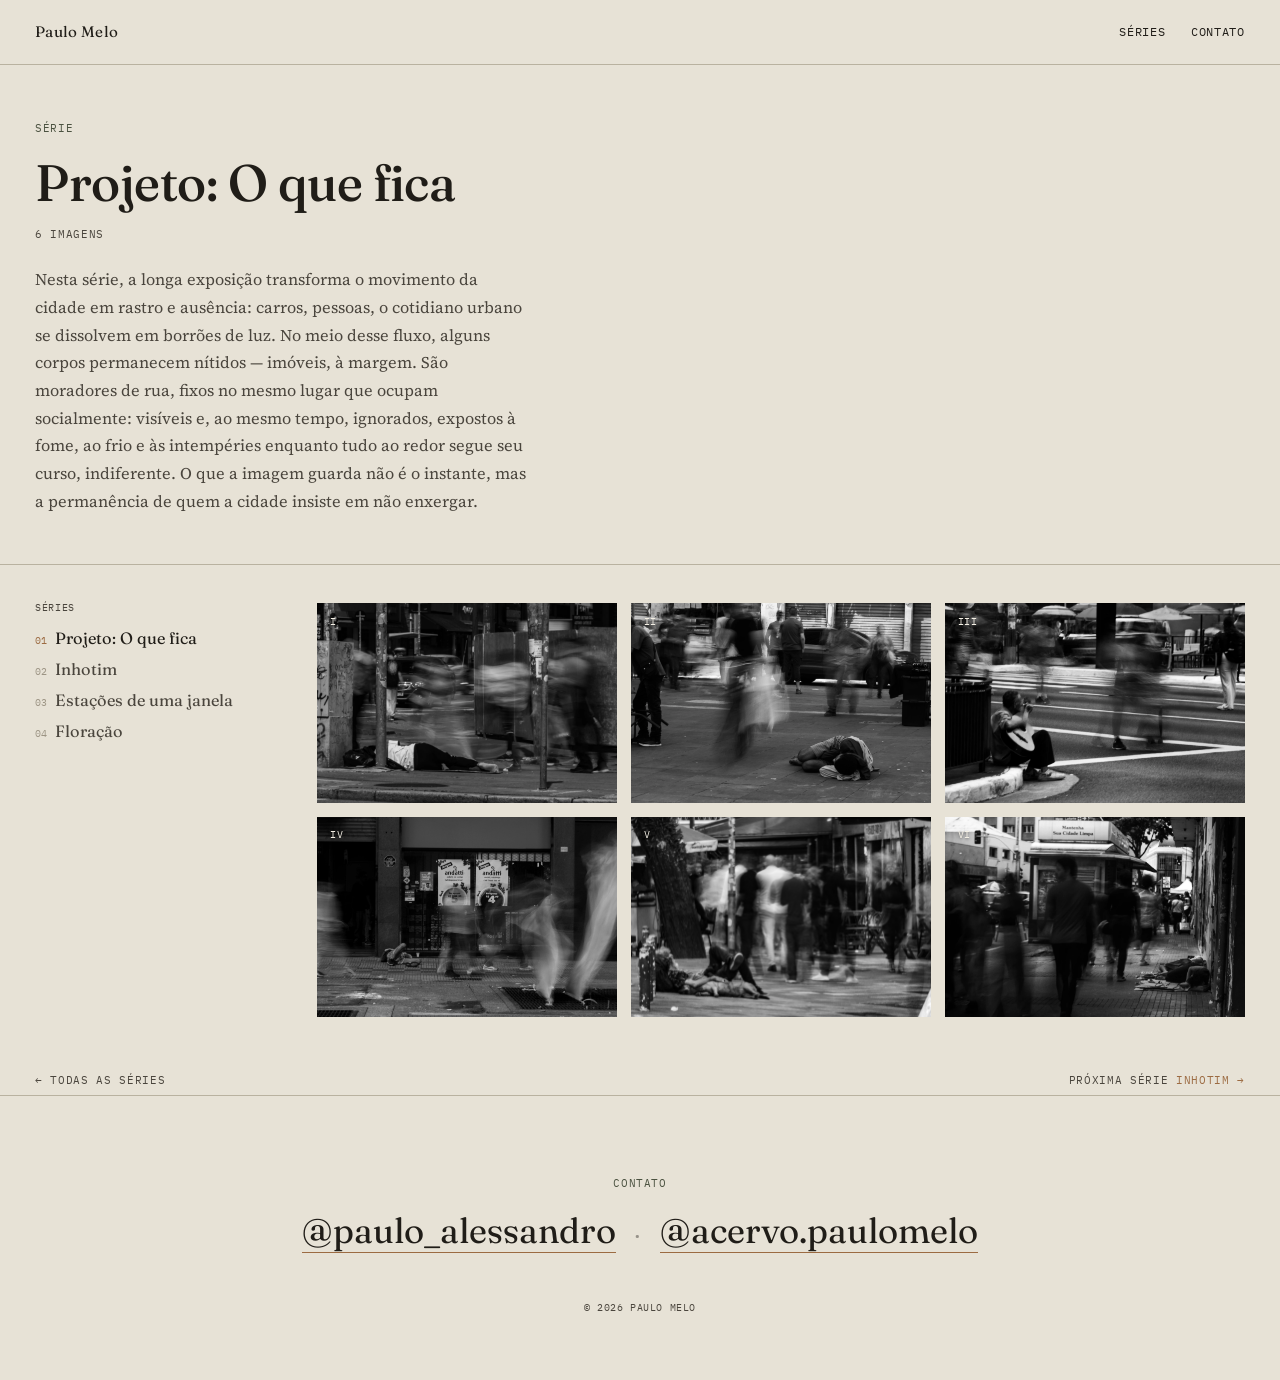
<file: serie-o-que-fica.html>
<!DOCTYPE html>
<html lang="pt-BR">
<head>
<meta charset="UTF-8">
<meta name="viewport" content="width=device-width, initial-scale=1.0">
<title>Projeto: O que fica — Paulo Melo</title>
<link rel="preconnect" href="https://fonts.googleapis.com">
<link rel="preconnect" href="https://fonts.gstatic.com" crossorigin>
<link href="https://fonts.googleapis.com/css2?family=Fraunces:ital,opsz,wght@0,9..144,300;0,9..144,500;1,9..144,400&family=Source+Serif+4:ital,opsz@0,8..60;1,8..60&family=IBM+Plex+Mono:wght@400;500&display=swap" rel="stylesheet">
<link rel="stylesheet" href="styles.css">
</head>
<body data-driven>

<!--
  PADRÃO DE IMAGEM:
  ao trocar qualquer placeholder do picsum.photos por uma foto sua,
  use um <img> direto apontando pro arquivo .webp exportado — só é
  necessário o arquivo .webp, não precisa mais gerar um .jpg junto.

  <img src="mudanca-01_janela-sobre-o-vale.webp" alt="Janela sobre o vale">
-->

<nav>
  <div class="nav-inner">
    <a class="brand" href="index.html">Paulo Melo</a>
    <ul class="mono">
      <li><a href="index.html#series">Séries</a></li>
      <li><a href="index.html#contato">Contato</a></li>
    </ul>
  </div>
</nav>

<!-- Cabeçalho da série: largura cheia, acima da quebra -->
<section class="series-header">
  <span class="kicker mono">Série</span>
  <h1 class="display">Projeto: O que fica</h1>
  <p class="meta mono">2026 — 4 imagens</p>
  <p class="intro">Substitua por um texto curto sobre esta série: o fio condutor entre as imagens, o que você estava buscando.</p>
</section>

<!-- Segunda quebra: menu de séries ao lado da grade de fotos -->
<div class="series-layout">

  <aside class="series-menu">
    <span class="group-label mono">Séries</span>
    <ul>
      <li><a class="current" href="serie-o-que-fica.html"><span class="n">01</span> Projeto: O que fica</a></li>
      <li><a href="serie-inhotim.html"><span class="n">02</span> Inhotim</a></li>
      <li><a href="serie-estacoes-de-uma-janela.html"><span class="n">03</span> Estações de uma janela</a></li>
      <li><a href="serie-floracao.html"><span class="n">04</span> Floração</a></li>
      <!-- nova série? adicione o link aqui também -->
    </ul>
  </aside>

  <div class="plates-grid" id="platesGrid">
    <!-- preenchido dinamicamente por renderSeriePage() (data.js) — sem placeholder aqui pra não piscar imagem errada antes do JS carregar -->
  </div>

</div>

<!-- Visualizador em tela cheia: abre ao clicar numa foto da grade, rola de lado entre as fotos -->
<div class="lightbox" id="lightbox">
  <button class="lightbox-close" id="lightboxClose" aria-label="Fechar">×</button>
  <button class="lightbox-arrow prev" id="lightboxPrev" aria-label="Imagem anterior">‹</button>
  <button class="lightbox-arrow next" id="lightboxNext" aria-label="Próxima imagem">›</button>
  <div class="lightbox-track">
    <!-- preenchido dinamicamente por renderSeriePage() (data.js) -->
  </div>
  <span class="lightbox-count mono"></span>
</div>

<div class="series-pager mono">
  <a class="to-index" href="index.html#series">← Todas as séries</a>
  <a href="serie-inhotim.html"><span class="next-label">Próxima série </span><span class="next-name">Inhotim →</span></a>
</div>

<footer id="contato">
  <span class="kicker mono">Contato</span>
  <p class="contact-line">
    <a class="email" href="https://instagram.com/paulo_alessandro" target="_blank" rel="noopener">@paulo_alessandro</a>
    <span class="sep mono">·</span>
    <a class="email" href="https://instagram.com/acervo.paulomelo" target="_blank" rel="noopener">@acervo.paulomelo</a>
  </p>
  <p class="copyright mono">© 2026 Paulo Melo</p>
</footer>

<script src="script.js"></script>
<script src="data.js"></script>
<script>
  renderSeriePage('o-que-fica');
</script>
</body>
</html>
</file>
<file: styles.css>
:root{
  --paper: #E7E2D6;
  --paper-alt: #DED7C7;
  --ink: #201D18;
  --ink-soft: #4A453D;
  --moss: #4B5240;
  --clay: #9C6B42;
  --line: #B9B2A0;
}
*{ box-sizing: border-box; }
html{ scroll-behavior: smooth; }
body{
  margin:0;
  background: var(--paper);
  color: var(--ink);
  font-family: "Source Serif 4", serif;
  font-optical-sizing: auto;
}
.mono{
  font-family: "IBM Plex Mono", monospace;
  letter-spacing: 0.06em;
  text-transform: uppercase;
}
.display{
  font-family: "Fraunces", serif;
  font-weight: 500;
  letter-spacing: -0.01em;
}
a{ color: inherit; }

/* ---- Nav (topo, igual em todas as páginas) ---- */
/* header sólido (sem foto atrás) pra manter o menu sempre legível;
   esconde ao rolar pra baixo, reaparece ao rolar pra cima — ver initAutoHideNav() em script.js */
nav{
  position: sticky;
  top:0; left:0; right:0;
  z-index: 50;
  font-size: 0.72rem;
  background: var(--paper);
  color: var(--ink);
  border-bottom: 1px solid var(--line);
  transition: transform 0.35s ease;
}
nav.nav-hidden{
  transform: translateY(-100%);
}
.nav-inner{
  max-width: 1400px;
  margin: 0 auto;
  display:flex;
  justify-content:space-between;
  align-items:center;
  padding: 1.4rem 2.2rem;
}
nav .brand{ font-family:"Fraunces", serif; font-size:0.95rem; letter-spacing:0.02em; text-decoration:none; color: var(--ink); }
nav ul{ display:flex; gap:1.6rem; list-style:none; margin:0; padding:0; }
nav a{ text-decoration:none; color: var(--ink); }
nav a:hover{ color: var(--clay); }

/* ---- Hero (computador): uma foto estática, definida em content/hero-desktop.json (ver loadHero() em data.js) ---- */
.hero-desktop{
  position:relative;
  height:100vh;
  min-height:600px;
  overflow:hidden;
  background: var(--paper-alt);
}
.hero-desktop img{
  width:100%; height:100%; object-fit:cover;
  filter: saturate(0.92) contrast(1.03);
  opacity: 0;
  transition: opacity 1s ease;
}
.hero-desktop.ready img{ opacity: 1; }
.hero-desktop::after{
  content:"";
  position:absolute; inset:0;
  background: linear-gradient(180deg, rgba(0,0,0,0.05) 0%, rgba(0,0,0,0.55) 100%);
}
.hero-desktop-scrim{
  position:absolute;
  bottom: 2.4rem; left: 2.2rem;
  color: #F3EFE4;
  z-index:2;
}
.hero-desktop-title{
  font-size: clamp(2.4rem, 7vw, 5.2rem);
  line-height: 0.98;
  margin:0;
}

/* ---- Hero (celular): foto estática, definida em content/hero.json (ver loadHero() em data.js) ---- */
.hero-single{
  display:none;
  position:relative;
  height:82vh;
  min-height:480px;
  overflow:hidden;
  background: var(--paper-alt);
}
.hero-single img{
  width:100%; height:100%; object-fit:cover;
  filter: saturate(0.92) contrast(1.03);
  opacity: 0;
  transition: opacity 1s ease;
}
.hero-single.ready img{ opacity: 1; }
.hero-single::after{
  content:"";
  position:absolute; inset:0;
  background: linear-gradient(180deg, rgba(0,0,0,0.05) 0%, rgba(0,0,0,0.55) 100%);
}
.hero-single-scrim{
  position:absolute;
  bottom: 2.4rem; left: 2.2rem;
  color: #F3EFE4;
  z-index:2;
}
.hero-single-title{
  font-size: clamp(2.4rem, 7vw, 5.2rem);
  line-height: 0.98;
  margin:0;
}

/* ---- Frontispiece / statement ---- */
.statement{
  max-width: 640px;
  margin: 0 auto;
  padding: 7.5rem 2rem 6rem;
  text-align:center;
}
.statement .kicker{
  font-size:0.68rem; color: var(--moss); margin-bottom:1.6rem; display:block;
}
.statement p{
  font-family:"Fraunces", serif;
  font-style: italic;
  font-weight: 400;
  font-size: clamp(1.3rem, 2.4vw, 1.7rem);
  line-height:1.5;
  color: var(--ink);
  margin:0;
}

/* ---- Índice de séries (home) ---- */
section.series-index{
  padding: 1rem 0 3rem;
  border-top: 1px solid var(--line);
}
.series-index-layout{
  max-width: 1400px; margin:0 auto;
  padding: 2.5rem 2.2rem 0;
  display:grid;
  grid-template-columns: 210px 1fr;
  gap: 4.5rem;
  align-items: start;
}
.series-menu--home{
  padding-top: 0;
  position: static;
  top: auto;
}
.series-menu--home .group-label{
  font-size: 1.1rem;
  margin-bottom: 1.1rem;
}
.series-index-grid{
  display:grid;
  grid-template-columns: repeat(2, 1fr);
  gap: 1.5px;
  background: var(--line);
}
.series-card{
  position:relative;
  background: var(--paper);
  aspect-ratio: 5/4;
  overflow:hidden;
  text-decoration:none;
  display:block;
}
.series-card img{
  width:100%; height:100%; object-fit:cover;
  filter: saturate(0.9);
  transition: transform 0.6s ease;
}
.series-card:hover img{ transform: scale(1.035); }
.series-card::after{
  content:"";
  position:absolute; inset:0;
  background: linear-gradient(180deg, rgba(0,0,0,0) 40%, rgba(0,0,0,0.55) 100%);
}
.series-card .label{
  position:absolute; left:1.6rem; bottom:1.5rem; right:1.6rem;
  color:#F3EFE4; z-index:2;
}
.series-card .label .name{ font-family:"Fraunces", serif; font-weight:400; letter-spacing:0.02em; font-size:1.4rem; margin:0; }
.series-card .label .meta{ font-size:0.64rem; margin-top:0.4rem; opacity:0.85; }

/* ---- Cabeçalho de série (largura cheia, acima da quebra) ---- */
/* padding-top menor que antes: o nav agora ocupa espaço real no topo da página (não é mais sobreposto) */
.series-header{
  max-width: 1400px; margin:0 auto;
  padding: 3.5rem 2.2rem 2rem;
}
.series-header .kicker{ font-size:0.68rem; color: var(--moss); display:block; margin-bottom:1rem; }
.series-header h1{ font-family:"Fraunces", serif; font-weight:500; font-size: clamp(2rem,5vw,3.2rem); margin:0 0 0.8rem; }
.series-header .meta{ font-size:0.68rem; color: var(--ink-soft); margin-bottom: 1.6rem; }
.series-header .intro{ font-size:1.02rem; line-height:1.7; color: var(--ink-soft); max-width: 62ch; }

/* ---- Segunda quebra: menu de séries ao lado da grade de fotos ---- */
.series-layout{
  max-width: 1400px; margin:0 auto;
  padding: 0 2.2rem 2rem;
  display:grid;
  grid-template-columns: 210px 1fr;
  gap: 4.5rem;
  align-items: start;
  border-top: 1px solid var(--line);
}
.series-menu{
  padding-top: 2.4rem;
  align-self:start;
  position: sticky;
  top: 6.5rem;
}
.series-menu .group-label{
  font-size:0.62rem; line-height:1; color: var(--ink-soft); display:block; margin-bottom:0.9rem;
}
.series-menu ul{
  list-style:none; margin:0; padding:0;
  display:flex; flex-direction:column; gap:0.7rem;
}
.series-menu a{
  text-decoration:none;
  font-family:"Fraunces", serif;
  font-size: 1.02rem;
  color: var(--ink-soft);
  display:flex; align-items:baseline; gap:0.5rem;
}
.series-menu a .n{ font-family:"IBM Plex Mono", monospace; font-size:0.6rem; color:#9C9484; }
.series-menu a.current{ color: var(--ink); }
.series-menu a.current .n{ color: var(--clay); }
.series-menu a:hover{ color: var(--ink); }

/* ---- Grade de fotos da série (3 colunas fixas — cada foto mantém a proporção original, sem cortar) ---- */
.plates-grid{
  padding-top: 2.4rem;
  display: grid;
  grid-template-columns: repeat(3, 1fr);
  gap: 14px;
}
.plate-cell{
  position:relative;
  display:block;
  overflow:hidden;
  background: var(--paper-alt);
  cursor: pointer;
  border: none;
  padding: 0;
}
.plate-cell img{
  width:100%; height:auto; display:block;
  filter: saturate(0.92);
  transition: transform 0.5s ease;
}
.plate-cell:hover img{ transform: scale(1.035); }
.plate-cell .num{
  position:absolute; top:0.7rem; left:0.8rem;
  font-family:"IBM Plex Mono", monospace; font-size:0.62rem;
  color:#F3EFE4;
  text-shadow: 0 1px 3px rgba(0,0,0,0.5);
}
.plate-cell .cap{
  position:absolute; left:0; right:0; bottom:0;
  padding: 1.8rem 0.9rem 0.8rem;
  background: linear-gradient(180deg, rgba(0,0,0,0) 0%, rgba(0,0,0,0.62) 100%);
  color:#F3EFE4;
  opacity:0; transform: translateY(6px);
  transition: opacity 0.25s ease, transform 0.25s ease;
}
.plate-cell:hover .cap, .plate-cell:focus-visible .cap{ opacity:1; transform: translateY(0); }
.plate-cell .cap .title{ font-family:"Fraunces", serif; font-size:0.92rem; margin:0 0 0.2rem; }
.plate-cell .cap .meta{ font-size:0.58rem; opacity:0.9; }

@media (max-width: 1050px){ .plates-grid{ gap: 10px; } }

/* ---- Visualizador em tela cheia (abre ao clicar numa foto da grade, scroll lateral entre as fotos) ---- */
.lightbox{
  position: fixed; inset:0; z-index: 200;
  background: var(--ink);
  display:none;
}
.lightbox.open{ display:block; }
.lightbox-track{
  height:100%;
  display:flex;
  overflow-x:auto;
  overflow-y:hidden;
  scroll-snap-type: x mandatory;
  -webkit-overflow-scrolling: touch;
}
.lightbox-track::-webkit-scrollbar{ display:none; }
.lightbox-slide{
  flex: 0 0 100%;
  height:100%;
  scroll-snap-align: start;
  display:flex;
  flex-direction:column;
  align-items:center;
  justify-content:center;
  padding: 2rem 6vw;
  position:relative;
}
.lightbox-slide img{
  max-width:100%;
  max-height: 76vh;
  width:auto; height:auto;
  object-fit:contain;
  box-shadow: 0 20px 60px rgba(0,0,0,0.4);
}
.lightbox-caption{
  margin-top: 1.4rem;
  text-align:center;
  color:#F3EFE4;
}
.lightbox-caption .num{ font-family:"Fraunces", serif; font-size:1.1rem; color: var(--clay); margin:0 0 0.3rem; }
.lightbox-caption .title{ font-family:"Fraunces", serif; font-size:1.15rem; margin:0 0 0.3rem; }
.lightbox-caption .meta{ font-size:0.62rem; opacity:0.75; }
.lightbox-close{
  position:absolute; top:1.6rem; right:1.8rem; z-index:6;
  width:42px; height:42px; border-radius:50%;
  background: rgba(243,239,228,0.1);
  border: 1px solid rgba(243,239,228,0.3);
  color:#F3EFE4;
  font-size:1.2rem;
  display:flex; align-items:center; justify-content:center;
  cursor:pointer;
}
.lightbox-close:hover{ background: rgba(243,239,228,0.22); }
.lightbox-arrow{
  position:absolute; top:50%; transform: translateY(-50%);
  z-index:6;
  width:48px; height:48px; border-radius:50%;
  background: rgba(243,239,228,0.1);
  border: 1px solid rgba(243,239,228,0.3);
  color:#F3EFE4;
  font-size:1.3rem;
  display:flex; align-items:center; justify-content:center;
  cursor:pointer;
}
.lightbox-arrow:hover{ background: rgba(243,239,228,0.22); }
.lightbox-arrow.prev{ left: 1.4rem; }
.lightbox-arrow.next{ right: 1.4rem; }
.lightbox-count{
  position:absolute; bottom:1.6rem; left:50%; transform:translateX(-50%);
  color:#F3EFE4; opacity:0.6; font-size:0.62rem; z-index:6;
}

/* ---- Navegação entre séries (rodapé de página de série) ---- */
.series-pager{
  max-width: 1400px; margin:0 auto;
  padding: 1.5rem 2.2rem 0.5rem;
  display:flex;
  justify-content:space-between;
  font-size:0.68rem;
}
.series-pager a{ text-decoration:none; }
.series-pager .to-index{ color: var(--ink-soft); }
.series-pager .next-label{ color: var(--ink-soft); }
.series-pager .next-name{ color: var(--clay); }

/* ---- Contato ---- */
footer{
  padding: 5rem 2.4rem 3.5rem;
  text-align:center;
  border-top: 1px solid var(--line);
}
footer .kicker{ font-size:0.68rem; color: var(--moss); display:block; margin-bottom:1.2rem; }
footer .contact-line{
  display:flex;
  flex-wrap:wrap;
  justify-content:center;
  align-items:baseline;
  gap: 0.9rem;
  font-family:"Fraunces", serif;
  font-size: clamp(1.4rem, 3.4vw, 2.2rem);
  margin: 0 0 1.8rem;
}
footer .contact-line .sep{
  font-size: 0.6em;
  opacity: 0.4;
}
footer a.email{ text-decoration: none; border-bottom: 1px solid var(--clay); }
footer .links{ display:flex; justify-content:center; gap:1.6rem; font-size:0.68rem; margin-top:1.6rem; }
footer .copyright{ margin-top: 3rem; font-size:0.62rem; color: var(--ink-soft); }

@media (max-width: 900px){
  .series-layout{ grid-template-columns: 1fr; }
  .series-menu{
    position:static;
    padding-top: 1.4rem;
    padding-bottom: 0.4rem;
  }
  .series-menu ul{ flex-direction:row; overflow-x:auto; gap:1.4rem; }
  .plates-grid{ padding-top: 0.8rem; border-top: 1px solid var(--line); }
  .series-index-layout{ grid-template-columns: 1fr; gap: 1.6rem; }
}

@media (max-width: 760px){
  .hero-desktop{ display:none; }
  .hero-single{ display:block; }
  .series-index-grid{ grid-template-columns: 1fr; }
  .plates-grid{ grid-template-columns: repeat(2, 1fr); }
  .plate-cell .cap{ opacity:1; transform:none; background: linear-gradient(180deg, rgba(0,0,0,0) 30%, rgba(0,0,0,0.62) 100%); }
  .lightbox-arrow{ width:38px; height:38px; font-size:1.1rem; }
  .lightbox-arrow.prev{ left:0.5rem; }
  .lightbox-arrow.next{ right:0.5rem; }
  .series-pager{ flex-direction:column; gap:0.8rem; }
  nav ul{ gap: 1rem; }
  /* quando o parágrafo de contato quebra linha, empilha cada @ centralizado em vez de deixar o separador "·" sobrando numa ponta */
  footer .contact-line{
    flex-direction: column;
    align-items: center;
    gap: 0.6rem;
  }
  footer .contact-line .sep{ display:none; }
}

@media (max-width: 440px){
  .plates-grid{ grid-template-columns: 1fr; gap: 8px; }
}

@media (prefers-reduced-motion: reduce){
  html{ scroll-behavior:auto; }
}
</file>
